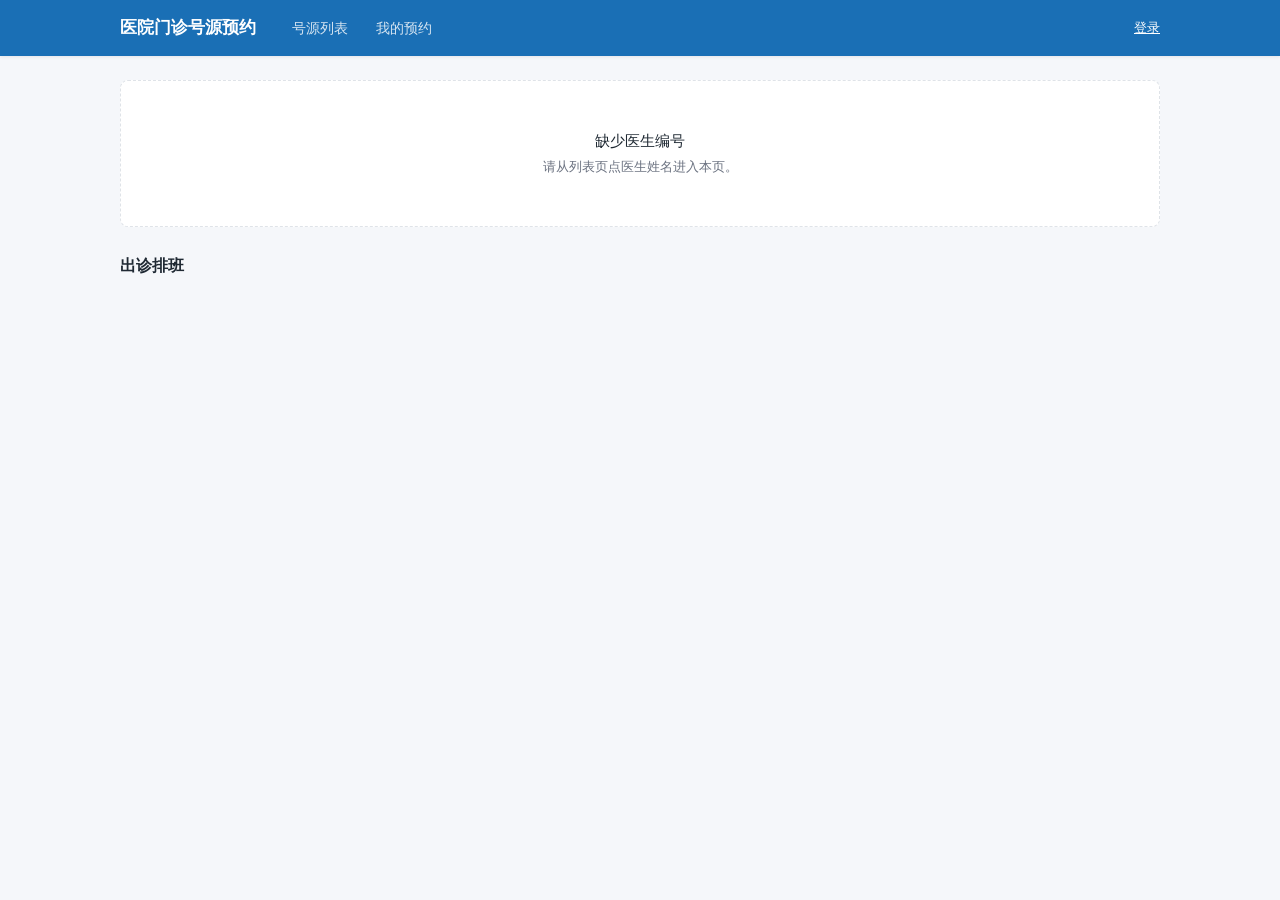
<file: static/doctor.html>
<!DOCTYPE html>
<html lang="zh-CN">
<head>
  <meta charset="UTF-8">
  <meta name="viewport" content="width=device-width, initial-scale=1">
  <title>医生详情 · 医院门诊号源预约与候补系统</title>
  <link rel="stylesheet" href="css/app.css">
</head>
<body>

<div class="navbar">
  <div class="navbar-inner">
    <a class="navbar-brand" href="index.html">医院门诊号源预约</a>
    <nav class="navbar-links">
      <a href="index.html" data-nav="index.html">号源列表</a>
      <a href="mine.html" data-nav="mine.html">我的预约</a>
    </nav>
    <div class="navbar-user" id="nav-user"></div>
  </div>
</div>

<div class="container">
  <div id="doctor-head">
    <div class="loading">加载中…</div>
  </div>

  <h2 class="section-title">出诊排班</h2>
  <div id="list"></div>
</div>

<div class="toast-wrap" id="toast-wrap"></div>

<script src="js/api.js"></script>
<script src="js/ui.js"></script>
<script>
(function () {
  'use strict';

  UI.renderNav();

  var headEl = document.getElementById('doctor-head');
  var listEl = document.getElementById('list');

  var doctorId = new URLSearchParams(location.search).get('id');

  // id 缺失或不是数字，后面任何请求都是白跑一趟。
  // 与其等后端回 404，不如当场说清楚并给用户一条退路。
  if (!doctorId || !/^\d+$/.test(doctorId)) {
    renderError('缺少医生编号', '请从列表页点医生姓名进入本页。');
    return;
  }

  load();

  function load() {
    // 医生详情是公开的（不登录也能看），
    // 但"我的预约"要带身份，没登录时后端直接 401。
    // 所以只有已登录才把它加进并发任务里 ——
    // 不登录的用户看到的页面少一个"已持有"标记，功能不受影响。
    var tasks = [API.doctor(doctorId)];
    if (API.currentUser()) tasks.push(API.mine());

    Promise.all(tasks)
      .then(function (results) {
        render(results[0], results[1]);
      })
      .catch(function (err) {
        renderError(UI.explain(err), '请返回列表页重新选择医生。');
      });
  }

  function render(data, mineData) {
    // 排班卡片的"我已持有几号"要按 schedule_id 查，
    // 每次渲染时现建这张表 —— 它只在本次渲染内有效，
    // 不做成全局变量，避免刷新后还拿着旧数据。
    var mine = {};
    if (mineData && mineData.appointments) {
      mineData.appointments.forEach(function (appt) {
        mine[appt.schedule_id] = { id: appt.id, seq_no: appt.seq_no };
      });
    }

    headEl.innerHTML =
      '<div class="doctor-head">' +
        '<h1>' + UI.escapeHtml(data.name) + '</h1>' +
        '<div class="doctor-meta">' +
          UI.escapeHtml(data.title) +
          '<span class="dept-tag">' + UI.escapeHtml(data.department) + '</span>' +
        '</div>' +
        '<div class="doctor-intro">' + UI.escapeHtml(data.intro) + '</div>' +
        '<div class="doctor-specialty">擅长：' + UI.escapeHtml(data.specialty) + '</div>' +
      '</div>';

    if (!data.schedules.length) {
      listEl.innerHTML =
        '<div class="empty">' +
        '<div class="empty-title">该医生暂无出诊排班</div>' +
        '<div class="empty-hint">可以去列表页看看其它医生</div>' +
        '</div>';
      return;
    }

    // showDoctor: false —— 医生信息已经在页头了，卡片里再写一遍是重复
    listEl.innerHTML = data.schedules
      .map(function (s) {
        return UI.scheduleCard(s, { showDoctor: false, mine: mine });
      })
      .join('');
  }

  function renderError(title, hint) {
    headEl.innerHTML =
      '<div class="empty">' +
      '<div class="empty-title">' + UI.escapeHtml(title) + '</div>' +
      '<div class="empty-hint">' + UI.escapeHtml(hint) + '</div>' +
      '</div>';
    listEl.innerHTML = '';
  }

  // ------------------------------------------------------------------
  // 预约 / 退号
  // ------------------------------------------------------------------

  listEl.addEventListener('click', function (event) {
    var bookBtn = event.target.closest('[data-book]');
    var cancelBtn = event.target.closest('[data-cancel]');

    if (bookBtn) return doBook(bookBtn);
    if (cancelBtn) return doCancel(cancelBtn);
  });

  function doBook(btn) {
    if (!API.requireLogin()) return;

    var scheduleId = +btn.getAttribute('data-book');
    btn.disabled = true;
    btn.textContent = '处理中…';

    API.book(scheduleId)
      .then(function (data) {
        if (data.type === 'booked') {
          UI.toast('预约成功，你的就诊序号是 ' + data.seq_no + ' 号', 'success');
        } else {
          UI.toast('号源已满，你已排在候补队列第 ' + data.position + ' 位', 'info', 8000);
        }
        // 刷新：卡片上的号源数、候补人数，以及"你已持有几号"都变了
        load();
      })
      .catch(function (err) {
        UI.toast(UI.explain(err), 'error');
        load();
      });
  }

  function doCancel(btn) {
    var appointmentId = +btn.getAttribute('data-cancel');

    // 退号是不可逆的，必须先问一句。
    // 这条确认同时承载着重要信息：退掉后号会给排队的人，拿不回来。
    if (!confirm('确定要退掉这个号吗？退号后系统会立刻把它递补给候补队列的第一位，你自己也拿不回来了。')) {
      return;
    }

    btn.disabled = true;
    btn.textContent = '退号中…';

    API.cancelAppointment(appointmentId)
      .then(function (data) {
        // 后端把递补结果写进 message 了（"已退号，王五自动转正，接过 1 号"），
        // 前端原样显示即可 —— 这个信息只有后端知道，前端自己拼不出来。
        UI.toast(data.message, 'success', 8000);
        load();
      })
      .catch(function (err) {
        UI.toast(UI.explain(err), 'error');
        load();
      });
  }
})();
</script>

</body>
</html>
</file>
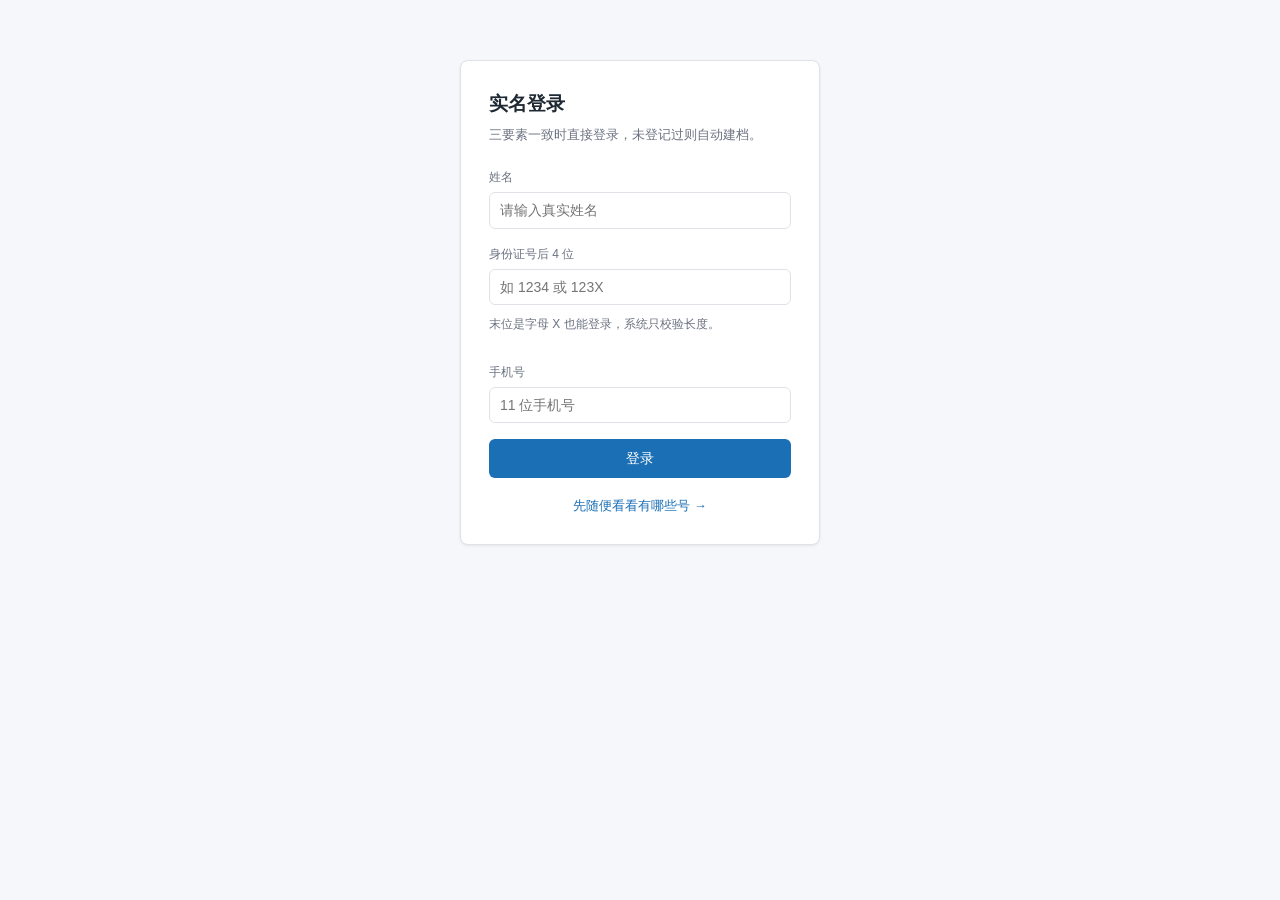
<file: static/login.html>
<!DOCTYPE html>
<html lang="zh-CN">
<head>
  <meta charset="UTF-8">
  <meta name="viewport" content="width=device-width, initial-scale=1">
  <title>登录 · 医院门诊号源预约与候补系统</title>
  <link rel="stylesheet" href="css/app.css">
</head>
<body>

<div class="login-wrap">
  <div class="login-card">
    <h1>实名登录</h1>
    <p class="sub">三要素一致时直接登录，未登记过则自动建档。</p>

    <form id="login-form" autocomplete="off">
      <div class="field">
        <label for="name">姓名</label>
        <input type="text" id="name" name="name" placeholder="请输入真实姓名" maxlength="20">
      </div>

      <div class="field">
        <label for="id-card">身份证号后 4 位</label>
        <input type="text" id="id-card" name="id_card_last4" placeholder="如 1234 或 123X" maxlength="4">
        <p class="hint">末位是字母 X 也能登录，系统只校验长度。</p>
      </div>

      <div class="field">
        <label for="phone">手机号</label>
        <input type="text" id="phone" name="phone" placeholder="11 位手机号" maxlength="11">
      </div>

      <button type="submit" class="btn btn-primary btn-block" id="submit-btn">登录</button>
    </form>

    <p style="margin: 18px 0 0; font-size: 13px; text-align: center;">
      <a href="index.html">先随便看看有哪些号 →</a>
    </p>
  </div>
</div>

<script src="js/api.js"></script>
<script>
(function () {
  'use strict';

  // 已经登录了就别再登录，直接回目标页。
  // 否则用户在已登录状态下点进登录页，会被卡在一个没有意义的页面里。
  if (API.currentUser()) {
    location.href = 'index.html';
    return;
  }

  var form = document.getElementById('login-form');
  var submitBtn = document.getElementById('submit-btn');
  var nameInput = document.getElementById('name');
  var idInput = document.getElementById('id-card');
  var phoneInput = document.getElementById('phone');

  // 从 URL 取登录后要去哪儿。
  // 没有这个参数时默认回列表页，不会出现"登录完跳到 about:blank"。
  var from = new URLSearchParams(location.search).get('from') || 'index.html';

  form.addEventListener('submit', function (event) {
    event.preventDefault();

    var name = nameInput.value.trim();
    var idCard = idInput.value.trim();
    var phone = phoneInput.value.trim();

    // 前端先做一遍长度校验，与后端的规则完全一致。
    // 这里不是"不信任后端"——后端照样会拦——
    // 而是省掉一次无谓的往返：长度不对的请求后端必然拒绝，
    // 与其等它回来说不行，不如当场就告诉用户。
    if (!name) return fail('请填写姓名', nameInput);
    if (idCard.length !== 4) return fail('身份证后 4 位必须是 4 个字符', idInput);
    if (phone.length !== 11) return fail('手机号必须是 11 位', phoneInput);

    submitBtn.disabled = true;
    submitBtn.textContent = '登录中…';

    API.login(name, idCard, phone)
      .then(function (data) {
        // 后端返回的是 data.user_id / data.name / data.is_new
        API.saveUser({ user_id: data.user_id, name: data.name });
        if (data.is_new) {
          // 自动建档这件事必须告诉用户，否则他会以为自己输错了名字
          alert('已为你建档：' + data.name + '（首次登录自动注册）');
        }
        location.href = from;
      })
      .catch(function (err) {
        submitBtn.disabled = false;
        submitBtn.textContent = '登录';
        fail(err.message || '登录失败');
      });
  });

  function fail(message, input) {
    alert(message);
    if (input) input.focus();
  }
})();
</script>

</body>
</html>
</file>
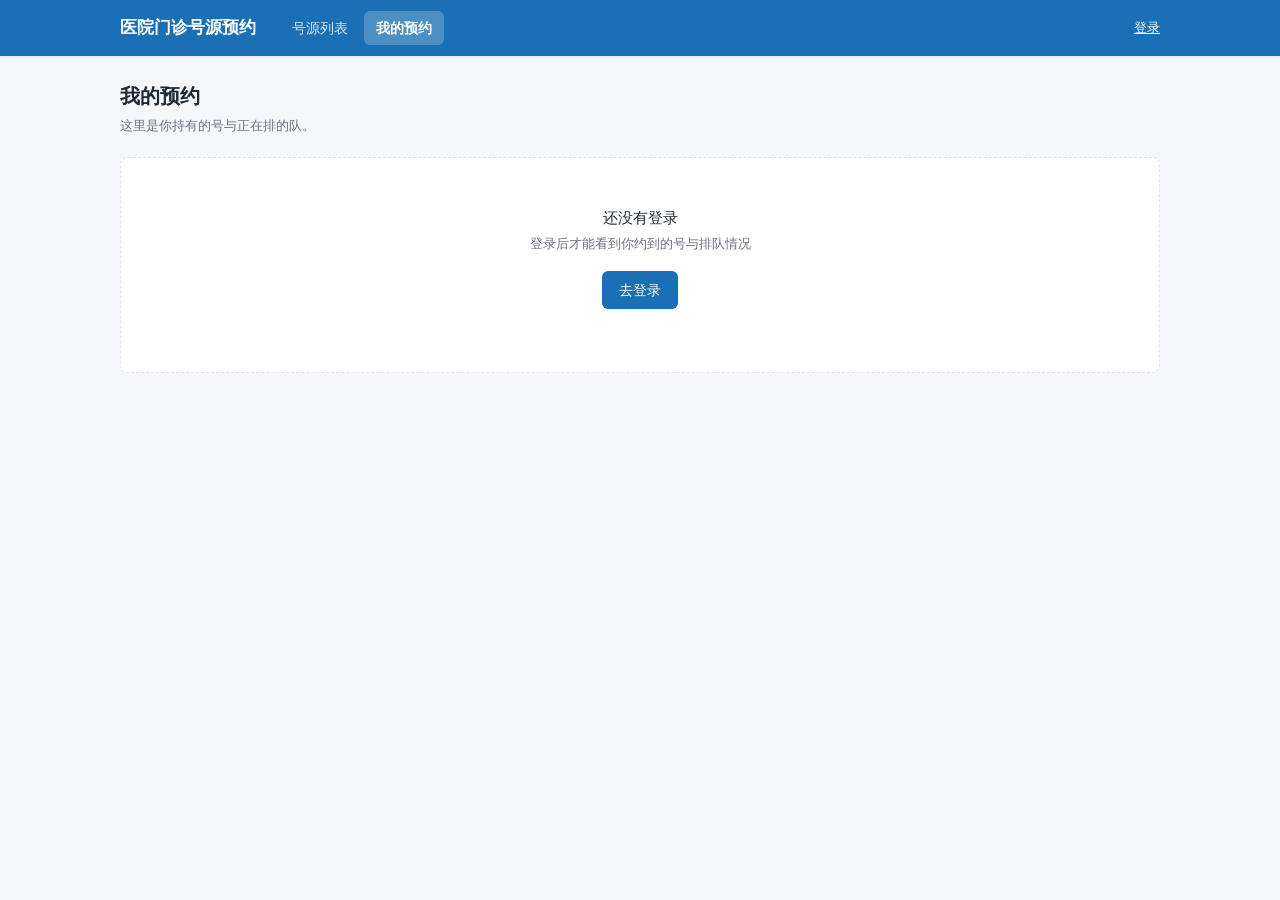
<file: static/mine.html>
<!DOCTYPE html>
<html lang="zh-CN">
<head>
  <meta charset="UTF-8">
  <meta name="viewport" content="width=device-width, initial-scale=1">
  <title>我的预约 · 医院门诊号源预约与候补系统</title>
  <link rel="stylesheet" href="css/app.css">
</head>
<body>

<div class="navbar">
  <div class="navbar-inner">
    <a class="navbar-brand" href="index.html">医院门诊号源预约</a>
    <nav class="navbar-links">
      <a href="index.html" data-nav="index.html">号源列表</a>
      <a href="mine.html" data-nav="mine.html">我的预约</a>
    </nav>
    <div class="navbar-user" id="nav-user"></div>
  </div>
</div>

<div class="container">
  <h1 class="page-title">我的预约</h1>
  <p class="page-desc">这里是你持有的号与正在排的队。</p>

  <div id="content">
    <div class="loading">加载中…</div>
  </div>
</div>

<div class="toast-wrap" id="toast-wrap"></div>

<script src="js/api.js"></script>
<script src="js/ui.js"></script>
<script>
(function () {
  'use strict';

  UI.renderNav();

  var contentEl = document.getElementById('content');

  // 这个页面的内容完全属于某个具体的人，没有身份就没有内容。
  // 刻意不直接跳转登录页：直接跳走的话，用户看到的只是一个突然出现的登录框，
  // 不知道为什么要登录。先说明原因，再给按钮，是他自己点的。
  if (!API.currentUser()) {
    contentEl.innerHTML =
      '<div class="empty">' +
      '<div class="empty-title">还没有登录</div>' +
      '<div class="empty-hint">登录后才能看到你约到的号与排队情况</div>' +
      '<p style="margin-top:16px">' +
      '<a class="btn btn-primary" href="login.html?from=mine.html">去登录</a>' +
      '</p></div>';
    return;
  }

  // 事件**只绑一次**，在页面初始化时绑，不在每次 load() 里绑。
  // 容器 contentEl 本身从不重建，重建的是它的 innerHTML；
  // 若在 load() 里绑，第二次刷新后点一下会触发两次 ——
  // 退号会连发两个请求，第二个拿到 409「该预约已取消」，
  // 用户看到的是一个莫名其妙的错误提示。
  bind();
  load();

  function load() {
    API.mine()
      .then(function (data) {
        contentEl.innerHTML = renderAppointments(data.appointments) +
          renderWaitlist(data.waitlist);
      })
      .catch(function (err) {
        contentEl.innerHTML =
          '<div class="empty"><div class="empty-title">加载失败</div>' +
          '<div class="empty-hint">' + UI.escapeHtml(UI.explain(err)) + '</div></div>';
      });
  }

  // ------------------------------------------------------------------
  // 我的预约
  // ------------------------------------------------------------------

  function renderAppointments(items) {
    var title =
      '<h2 class="section-title">持有的号（' + items.length + '）</h2>';

    if (!items.length) {
      return (
        title +
        '<div class="empty">' +
        '<div class="empty-title">还没有约到号</div>' +
        '<div class="empty-hint"><a href="index.html">去号源列表看看 →</a></div>' +
        '</div>'
      );
    }

    return title + items.map(appointmentCard).join('');
  }

  function appointmentCard(appt) {
    // 候补转正是一个有故事的状态：这个号不是你抢到的，是排队等来的。
    // 只对它显示来源标签，普通预约的"直接预约"对用户没有信息量。
    var sourcePart = '';
    if (appt.source === 'promoted') {
      sourcePart =
        '<span class="badge-source">' + UI.escapeHtml(appt.source_label) + '</span>';
    }

    // 刻意不做"查看医生"的链接：
    // 我的预约接口返回的是 schedule_id，没有 doctor_id，
    // 拼出来的链接会指向错误的医生。
    // 宁可少一个入口，也不给一个会把用户带到错地方去的按钮。
    var head =
      '<div class="card-head">' +
        '<div>' +
          '<span class="doctor-name">' + UI.escapeHtml(appt.doctor_name) + '</span>' +
          '<span class="dept-tag">' + UI.escapeHtml(appt.department) + '</span>' +
        '</div>' +
        '<span class="status status-' + appt.status + '">' +
          UI.escapeHtml(appt.status_label) +
        '</span>' +
      '</div>';

    // 序号是患者最关心的数字，单独放大。
    // 排版上它应该和"日期/科室"一样一眼扫到，而不是混在一行小字里。
    var line =
      '<div class="slot-line">' +
        '<span>' + UI.formatDate(appt.work_date) + ' ' +
          UI.escapeHtml(appt.period_label) + '</span>' +
        '<span class="seq-no">' +
          '<span class="num">' + appt.seq_no + '</span>' +
          '<span class="unit">号</span>' +
        '</span>' +
        sourcePart +
      '</div>';

    var foot =
      '<div class="card-foot">' +
        '<span class="card-note">' + footNote(appt) + '</span>' +
        '<span class="card-actions">' + footButtons(appt) + '</span>' +
      '</div>';

    return '<div class="card">' + head + line + foot + '</div>';
  }

  // 卡片底部那句提示：不同状态下用户需要知道的信息完全不同。
  // 待确认的人需要知道"什么时候截止"；已签到的人不需要再惦记什么。
  function footNote(appt) {
    if (appt.status === 'pending' && appt.confirm_deadline) {
      return (
        '请在 <span class="deadline">' +
        UI.escapeHtml(timeOf(appt.confirm_deadline)) +
        '</span> 前确认，逾期将自动顺延给下一位'
      );
    }
    if (appt.checked_in_at) {
      return '签到于 ' + UI.escapeHtml(appt.checked_in_at);
    }
    if (appt.status === 'no_show') {
      return '就诊日已过且未签到，已记爽约';
    }
    return '预约于 ' + UI.escapeHtml(appt.created_at);
  }

  // 从 "2026-10-25 16:45:00" 里取出 "16:45:00" 这一段。
  // 后端给的是完整时间戳，但用户只需要"几点前"，日期他已经在卡片上看到了。
  function timeOf(ts) {
    var parts = String(ts).split(' ');
    return parts.length > 1 ? parts[1] : String(ts);
  }

  // 该显示哪些按钮，由后端给的 can_* 标志决定，前端**不自己按 status 推断**。
  //
  // 尤其"能不能签到"依赖"今天是不是就诊日"，这个判断必须用服务端的时钟：
  // 拿浏览器本地时间去比，用户改一下系统时间就能给自己变出一个签到按钮。
  // 后端给标志，等于把"能不能做"这件事也收归单一权威 ——
  // 与"前端不预先判断号源还有没有"是同一个道理。
  function footButtons(appt) {
    var html = '';
    if (appt.can_confirm) {
      html +=
        '<button class="btn btn-primary" data-confirm="' + appt.id + '">确认</button>';
    }
    if (appt.can_check_in) {
      html +=
        '<button class="btn btn-primary" data-checkin="' + appt.id + '">签到</button>';
    }
    if (appt.can_cancel) {
      html +=
        '<button class="btn btn-danger" data-cancel="' + appt.id + '">退号</button>';
    }
    return html;
  }

  // ------------------------------------------------------------------
  // 我的候补
  // ------------------------------------------------------------------

  function renderWaitlist(items) {
    var title = '<h2 class="section-title">候补队列（' + items.length + '）</h2>';

    if (!items.length) {
      return (
        title +
        '<div class="empty">' +
        '<div class="empty-title">没有在排队</div>' +
        '<div class="empty-hint">号源满了也能排队，有人退号时会自动递补</div>' +
        '</div>'
      );
    }

    return title + items.map(waitlistCard).join('');
  }

  function waitlistCard(item) {
    var head =
      '<div class="card-head">' +
        '<div>' +
          '<span class="doctor-name">' + UI.escapeHtml(item.doctor_name) + '</span>' +
          '<span class="dept-tag">' + UI.escapeHtml(item.department) + '</span>' +
        '</div>' +
        '<span class="pos-badge">\u25B2 第 ' + item.position + ' 位</span>' +
      '</div>';

    var ahead = item.position - 1;
    var note = ahead > 0
      ? '前面还有 ' + ahead + ' 人，有人退号时会自动递补到你'
      : '你是队首，有人退号时第一个给你';

    var line =
      '<div class="slot-line">' +
        '<span>' + UI.formatDate(item.work_date) + ' ' +
          UI.escapeHtml(item.period_label) + '</span>' +
        '<span class="time-weak">加入于 ' + UI.escapeHtml(item.joined_at) + '</span>' +
      '</div>';

    var foot =
      '<div class="card-foot">' +
        '<span class="card-note">' + note + '</span>' +
        '<button class="btn btn-outline" data-leave="' + item.id + '">退出排队</button>' +
      '</div>';

    return '<div class="card card-waiting">' + head + line + foot + '</div>';
  }

  // ------------------------------------------------------------------
  // 操作
  //
  // 整块内容每刷新一次就整体重建，所以事件必须**委托**到外层容器上。
  // 直接给按钮绑的话，重建后绑在旧节点上的监听就全丢了。
  // ------------------------------------------------------------------

  function bind() {
    contentEl.addEventListener('click', function (event) {
      var cancelBtn = event.target.closest('[data-cancel]');
      var leaveBtn = event.target.closest('[data-leave]');
      var confirmBtn = event.target.closest('[data-confirm]');
      var checkinBtn = event.target.closest('[data-checkin]');
      if (cancelBtn) return doCancel(cancelBtn);
      if (leaveBtn) return doLeave(leaveBtn);
      if (confirmBtn) return doConfirm(confirmBtn);
      if (checkinBtn) return doCheckIn(checkinBtn);
    });
  }

  // 确认与签到都**不需要二次确认弹窗**，退号才需要。
  //
  // 差别在于后果的可逆性：退号是不可逆的（号立刻给了别人），
  // 而确认和签到都是"往前走一步"的常规动作，
  // 给它们也加弹窗，只会训练用户闭着眼睛点"确定"——
  // 等真到了退号那一步，弹窗已经失去警告作用了。

  function doConfirm(btn) {
    disable(btn, '确认中…');

    API.confirmAppointment(+btn.getAttribute('data-confirm'))
      .then(function (data) {
        UI.toast(data.message, 'success', 6000);
        load();
      })
      .catch(function (err) {
        UI.toast(UI.explain(err), 'error', 6000);
        // 出错后一定要刷新：最常见的原因是"确认超时"，
        // 这时页面上的那张待确认卡片已经不该存在了。
        // 不刷新的话，用户会对着一张过期的卡片反复点。
        load();
      });
  }

  function doCheckIn(btn) {
    disable(btn, '签到中…');

    API.checkIn(+btn.getAttribute('data-checkin'))
      .then(function (data) {
        UI.toast(data.message, 'success', 6000);
        load();
      })
      .catch(function (err) {
        UI.toast(UI.explain(err), 'error', 6000);
        load();
      });
  }

  function disable(btn, text) {
    btn.disabled = true;
    btn.textContent = text;
  }

  function doCancel(btn) {
    if (!confirm(
      '确定要退掉这个号吗？\n\n' +
      '退号后系统会立刻把它递补给候补队列的第一位，你自己也拿不回来了。'
    )) {
      return;
    }

    btn.disabled = true;
    btn.textContent = '退号中…';

    API.cancelAppointment(+btn.getAttribute('data-cancel'))
      .then(function (data) {
        // 后端把递补结果直接写在 message 里
        // （"已退号，王五自动转正，接过 1 号"）——
        // 这个信息只有后端知道：谁排在队首、他接了几号，前端无从推断。
        UI.toast(data.message, 'success', 8000);
        load();
      })
      .catch(function (err) {
        UI.toast(UI.explain(err), 'error');
        load();
      });
  }

  function doLeave(btn) {
    if (!confirm('确定要退出这个候补队列吗？退出后如果还想排，需要重新排到队尾。')) {
      return;
    }

    btn.disabled = true;
    btn.textContent = '处理中…';

    API.leaveWaitlist(+btn.getAttribute('data-leave'))
      .then(function (data) {
        UI.toast(data.message, 'info');
        load();
      })
      .catch(function (err) {
        UI.toast(UI.explain(err), 'error');
        load();
      });
  }
})();
</script>

</body>
</html>
</file>
<file: static/css/app.css>
/* ==========================================================================
   医院门诊号源预约与候补系统 · 全局样式
   --------------------------------------------------------------------------
   两条贯穿全站的设计约束：

   1. **状态不只靠颜色表达**。
      四种号源状态一律是「颜色 + 形状符号 + 中文文字」三重编码。
      只靠颜色的话，红绿色盲用户（男性约 8%）看到的就是四个一样的灰块；
      打印成黑白时更是全部失效。
      颜色负责"一眼扫过去"，符号和文字负责"确实读出来"。

   2. **颜色变量只在 :root 定义一次**。
      页面里写 `#2f855a` 这种硬编码色值，改主题时就得全局搜索。
   ========================================================================== */

:root {
  /* 主色：医疗蓝，专业且不刺眼 */
  --c-brand: #1a6fb5;
  --c-brand-dark: #14568f;
  --c-brand-light: #e8f2fb;

  /* 四种号源状态：色 + 符号在下面 .status 里配对出现 */
  --c-open: #2f855a;      /* 可约 */
  --c-open-bg: #e9f7ef;
  --c-full: #6b7280;      /* 已满 */
  --c-full-bg: #f1f2f4;
  --c-waiting: #c05621;   /* 候补中 */
  --c-waiting-bg: #fdf2e7;
  --c-closed: #c53030;    /* 已停诊 */
  --c-closed-bg: #fdeaea;

  --c-text: #1f2933;
  --c-text-weak: #6b7280;
  --c-border: #dfe3e8;
  --c-bg: #f5f7fa;
  --c-card: #ffffff;

  --radius: 8px;
  --shadow: 0 1px 3px rgba(16, 24, 40, 0.08);
}

* {
  box-sizing: border-box;
}

body {
  margin: 0;
  font-family: -apple-system, BlinkMacSystemFont, "Segoe UI", "PingFang SC",
    "Hiragino Sans GB", "Microsoft YaHei", sans-serif;
  background: var(--c-bg);
  color: var(--c-text);
  font-size: 15px;
  line-height: 1.6;
}

a {
  color: var(--c-brand);
  text-decoration: none;
}
a:hover {
  text-decoration: underline;
}

/* --------------------------------------------------------------------------
   顶部导航（四个页面共用，结构与类名完全一致）
   -------------------------------------------------------------------------- */

.navbar {
  background: var(--c-brand);
  color: #fff;
  box-shadow: var(--shadow);
  /* 吸顶：列表往下滚时，导航和身份信息始终可见 */
  position: sticky;
  top: 0;
  z-index: 20;
}

.navbar-inner {
  max-width: 1080px;
  margin: 0 auto;
  padding: 0 20px;
  height: 56px;
  display: flex;
  align-items: center;
  gap: 24px;
}

.navbar-brand {
  font-size: 17px;
  font-weight: 600;
  color: #fff;
  white-space: nowrap;
}
.navbar-brand:hover {
  text-decoration: none;
}

.navbar-links {
  display: flex;
  gap: 4px;
  flex: 1;
}

.navbar-links a {
  color: rgba(255, 255, 255, 0.82);
  padding: 6px 12px;
  border-radius: 6px;
  font-size: 14px;
}
.navbar-links a:hover {
  background: rgba(255, 255, 255, 0.12);
  text-decoration: none;
}
.navbar-links a.active {
  background: rgba(255, 255, 255, 0.22);
  color: #fff;
  font-weight: 600;
}

.navbar-user {
  font-size: 13px;
  color: rgba(255, 255, 255, 0.9);
  white-space: nowrap;
}
.navbar-user strong {
  color: #fff;
}
.navbar-user .sep {
  opacity: 0.5;
  margin: 0 6px;
}
.navbar-user a {
  color: #fff;
  text-decoration: underline;
}

/* --------------------------------------------------------------------------
   主体容器
   -------------------------------------------------------------------------- */

.container {
  max-width: 1080px;
  margin: 0 auto;
  padding: 24px 20px 60px;
}

.page-title {
  font-size: 20px;
  font-weight: 600;
  margin: 0 0 4px;
}
.page-desc {
  color: var(--c-text-weak);
  font-size: 13px;
  margin: 0 0 20px;
}

/* --------------------------------------------------------------------------
   状态徽章：三重编码的核心
   颜色 + 左侧符号 + 文字，三者缺一不可
   -------------------------------------------------------------------------- */

.status {
  display: inline-flex;
  align-items: center;
  gap: 6px;
  padding: 3px 10px;
  border-radius: 999px;
  font-size: 13px;
  font-weight: 600;
  white-space: nowrap;
  /* 边框让徽章在白底上也有轮廓，不依赖背景色单独存在 */
  border: 1px solid transparent;
}

/* 符号用 ::before 生成，形状各不相同 —— 色盲用户靠形状就能区分 */
.status::before {
  font-size: 11px;
  line-height: 1;
}

.status-open::before    { content: "\25CF"; }  /* ● 实心圆：有号 */
.status-full::before    { content: "\25A0"; }  /* ■ 实心方：满了 */
.status-waiting::before { content: "\25B2"; }  /* ▲ 三角：排队中 */
.status-closed::before  { content: "\2715"; }  /* ✕ 叉号：停诊 */

.status-open {
  color: var(--c-open);
  background: var(--c-open-bg);
  border-color: #b7e1c7;
}
.status-full {
  color: var(--c-full);
  background: var(--c-full-bg);
  border-color: #d5d8dc;
}
.status-waiting {
  color: var(--c-waiting);
  background: var(--c-waiting-bg);
  border-color: #f0c99a;
}
.status-closed {
  color: var(--c-closed);
  background: var(--c-closed-bg);
  border-color: #f0b2b2;
}

/* 预约记录也有状态，用同一套符号规则但配色更柔和 */
.status-booked     { color: var(--c-open);    background: var(--c-open-bg);    border-color: #b7e1c7; }
.status-booked::before     { content: "\25CF"; }
.status-completed  { color: var(--c-brand);   background: var(--c-brand-light); border-color: #b8d6f0; }
.status-completed::before  { content: "\2713"; }  /* ✓ 已完成 */
.status-cancelled  { color: var(--c-text-weak); background: #f1f2f4; border-color: #d5d8dc; }
.status-cancelled::before  { content: "\2014"; }  /* — 已取消 */

/* R5 加分项新增的两种预约状态，沿用"颜色 + 符号 + 文字"三重编码 */
.status-pending    { color: var(--c-waiting); background: var(--c-waiting-bg); border-color: #f0c99a; }
.status-pending::before    { content: "\25B2"; }  /* ▲ 三角：等你确认，过期会顺延 */
.status-no_show    { color: var(--c-closed); background: var(--c-closed-bg); border-color: #f0b2b2; }
.status-no_show::before    { content: "\2715"; }  /* ✕ 叉号：占了号没来 */

/* --------------------------------------------------------------------------
   卡片
   -------------------------------------------------------------------------- */

.card {
  background: var(--c-card);
  border: 1px solid var(--c-border);
  border-radius: var(--radius);
  box-shadow: var(--shadow);
  padding: 18px 20px;
  margin-bottom: 14px;
}

/* 卡片左侧色条：状态在卡片层面再表达一次，
   不只是靠右上角那个小徽章 */
.card-open    { border-left: 4px solid var(--c-open); }
.card-full    { border-left: 4px solid var(--c-full); }
.card-waiting { border-left: 4px solid var(--c-waiting); }
.card-closed  { border-left: 4px solid var(--c-closed); }

.card-head {
  display: flex;
  align-items: flex-start;
  justify-content: space-between;
  gap: 12px;
  margin-bottom: 10px;
}

.doctor-name {
  font-size: 17px;
  font-weight: 600;
}
.doctor-title {
  font-size: 13px;
  color: var(--c-text-weak);
  margin-left: 8px;
  font-weight: 400;
}

.dept-tag {
  display: inline-block;
  font-size: 12px;
  color: var(--c-brand);
  background: var(--c-brand-light);
  border: 1px solid #cfe2f3;
  border-radius: 4px;
  padding: 1px 7px;
  margin-left: 8px;
  font-weight: 500;
}

.slot-line {
  display: flex;
  align-items: center;
  gap: 16px;
  flex-wrap: wrap;
  font-size: 14px;
  color: #374151;
  margin-bottom: 12px;
}

/* 号源数字：等宽字体，数字跳动时不会左右抖动 */
.slot-num {
  font-variant-numeric: tabular-nums;
  font-weight: 600;
}
.slot-remaining {
  color: var(--c-open);
  font-weight: 600;
}
.slot-remaining.zero {
  color: var(--c-text-weak);
}

.card-foot {
  display: flex;
  align-items: center;
  justify-content: space-between;
  gap: 12px;
  flex-wrap: wrap;
  border-top: 1px solid #eef1f4;
  padding-top: 12px;
}

.card-note {
  font-size: 13px;
  color: var(--c-text-weak);
}

/* R5：「我的预约」一张卡上可能同时有确认/签到/退号三个按钮。
   用 flex + gap 排，不写死宽度 —— 按钮文案长短不一时不会互相挤。 */
.card-actions {
  display: flex;
  align-items: center;
  gap: 8px;
  flex-wrap: wrap;
}

/* 待确认的截止时刻：这个数字会决定号还在不在手里，给它单独的高亮 */
.deadline {
  color: var(--c-waiting);
  font-weight: 600;
}

/* --------------------------------------------------------------------------
   按钮
   -------------------------------------------------------------------------- */

.btn {
  display: inline-block;
  font: inherit;
  font-size: 14px;
  padding: 7px 16px;
  border-radius: 6px;
  border: 1px solid transparent;
  cursor: pointer;
  transition: background 0.15s, border-color 0.15s;
  white-space: nowrap;
}

.btn-primary {
  background: var(--c-brand);
  color: #fff;
}
.btn-primary:hover:not(:disabled) {
  background: var(--c-brand-dark);
}

.btn-outline {
  background: #fff;
  color: var(--c-brand);
  border-color: #b8d6f0;
}
.btn-outline:hover:not(:disabled) {
  background: var(--c-brand-light);
}

.btn-danger {
  background: #fff;
  color: var(--c-closed);
  border-color: #f0b2b2;
}
.btn-danger:hover:not(:disabled) {
  background: var(--c-closed-bg);
}

.btn-default {
  background: #fff;
  color: var(--c-text);
  border-color: var(--c-border);
}
.btn-default:hover:not(:disabled) {
  background: #f5f7fa;
}

/* 禁用态刻意只降饱和度，不改成灰色块：
   用户要能看出"这里本来有个按钮，只是现在点不了" */
.btn:disabled {
  opacity: 0.45;
  cursor: not-allowed;
}

.btn-block {
  display: block;
  width: 100%;
  text-align: center;
}

/* --------------------------------------------------------------------------
   筛选栏
   -------------------------------------------------------------------------- */

.filters {
  background: var(--c-card);
  border: 1px solid var(--c-border);
  border-radius: var(--radius);
  padding: 14px 18px;
  margin-bottom: 18px;
  display: flex;
  gap: 14px;
  align-items: flex-end;
  flex-wrap: wrap;
  box-shadow: var(--shadow);
}

.field {
  display: flex;
  flex-direction: column;
  gap: 5px;
}
.field label {
  font-size: 12px;
  color: var(--c-text-weak);
  font-weight: 500;
}

select,
input[type="text"],
input[type="date"] {
  font: inherit;
  font-size: 14px;
  padding: 6px 10px;
  border: 1px solid var(--c-border);
  border-radius: 6px;
  background: #fff;
  color: var(--c-text);
  min-width: 130px;
}
select:focus,
input:focus {
  outline: 2px solid var(--c-brand-light);
  border-color: var(--c-brand);
}

/* --------------------------------------------------------------------------
   提示条
   -------------------------------------------------------------------------- */

.toast-wrap {
  position: fixed;
  top: 68px;
  right: 20px;
  z-index: 100;
  display: flex;
  flex-direction: column;
  gap: 8px;
  max-width: 340px;
}

.toast {
  padding: 11px 15px;
  border-radius: 6px;
  font-size: 14px;
  box-shadow: 0 4px 12px rgba(16, 24, 40, 0.15);
  border-left: 4px solid;
  animation: toast-in 0.18s ease-out;
  background: #fff;
}

@keyframes toast-in {
  from { opacity: 0; transform: translateX(12px); }
  to   { opacity: 1; transform: translateX(0); }
}

/* 提示也用符号区分，不只是颜色 */
.toast-success { border-color: var(--c-open); }
.toast-success::before { content: "\2713 "; font-weight: 700; color: var(--c-open); }

.toast-error { border-color: var(--c-closed); }
.toast-error::before { content: "\2715 "; font-weight: 700; color: var(--c-closed); }

.toast-info { border-color: var(--c-brand); }
.toast-info::before { content: "\2139 "; font-weight: 700; color: var(--c-brand); }

/* --------------------------------------------------------------------------
   空状态与加载态
   -------------------------------------------------------------------------- */

.empty {
  text-align: center;
  padding: 48px 20px;
  color: var(--c-text-weak);
  background: var(--c-card);
  border: 1px dashed var(--c-border);
  border-radius: var(--radius);
}
.empty-title {
  font-size: 15px;
  color: var(--c-text);
  margin-bottom: 4px;
}
.empty-hint {
  font-size: 13px;
}

.loading {
  text-align: center;
  padding: 48px 20px;
  color: var(--c-text-weak);
}

/* --------------------------------------------------------------------------
   登录页
   -------------------------------------------------------------------------- */

.login-wrap {
  max-width: 400px;
  margin: 60px auto;
  padding: 0 20px;
}

.login-card {
  background: var(--c-card);
  border: 1px solid var(--c-border);
  border-radius: var(--radius);
  box-shadow: var(--shadow);
  padding: 28px;
}

.login-card h1 {
  font-size: 19px;
  margin: 0 0 6px;
}
.login-card .sub {
  font-size: 13px;
  color: var(--c-text-weak);
  margin: 0 0 22px;
}

.login-card .field {
  margin-bottom: 16px;
}
.login-card .field input {
  width: 100%;
}

.hint {
  font-size: 12px;
  color: var(--c-text-weak);
  margin-top: 5px;
}

/* --------------------------------------------------------------------------
   医生详情页
   -------------------------------------------------------------------------- */

.doctor-head {
  background: var(--c-card);
  border: 1px solid var(--c-border);
  border-radius: var(--radius);
  padding: 22px 24px;
  margin-bottom: 18px;
  box-shadow: var(--shadow);
}

.doctor-head h1 {
  font-size: 22px;
  margin: 0 0 6px;
}

.doctor-meta {
  font-size: 14px;
  color: var(--c-text-weak);
  margin-bottom: 14px;
}

.doctor-intro {
  font-size: 14px;
  color: #374151;
  margin-bottom: 14px;
}

.doctor-specialty {
  font-size: 14px;
  background: var(--c-brand-light);
  border: 1px solid #cfe2f3;
  border-radius: 6px;
  padding: 10px 14px;
}

/* --------------------------------------------------------------------------
   我的预约页
   -------------------------------------------------------------------------- */

.section-title {
  font-size: 16px;
  font-weight: 600;
  margin: 26px 0 12px;
  display: flex;
  align-items: center;
  gap: 8px;
}
.section-title:first-child {
  margin-top: 0;
}

/* 序号是患者最关心的数字，单独放大突出 */
.seq-no {
  display: inline-flex;
  align-items: baseline;
  gap: 3px;
  font-variant-numeric: tabular-nums;
}
.seq-no .num {
  font-size: 26px;
  font-weight: 700;
  color: var(--c-brand);
  line-height: 1;
}
.seq-no .unit {
  font-size: 13px;
  color: var(--c-text-weak);
}

.badge-source {
  display: inline-block;
  font-size: 12px;
  color: var(--c-waiting);
  background: var(--c-waiting-bg);
  border: 1px solid #f0c99a;
  border-radius: 4px;
  padding: 0 6px;
  margin-left: 6px;
}

.pos-badge {
  display: inline-flex;
  align-items: center;
  gap: 4px;
  font-size: 13px;
  font-weight: 600;
  color: var(--c-waiting);
}

.time-weak {
  font-size: 12px;
  color: var(--c-text-weak);
}
</file>
